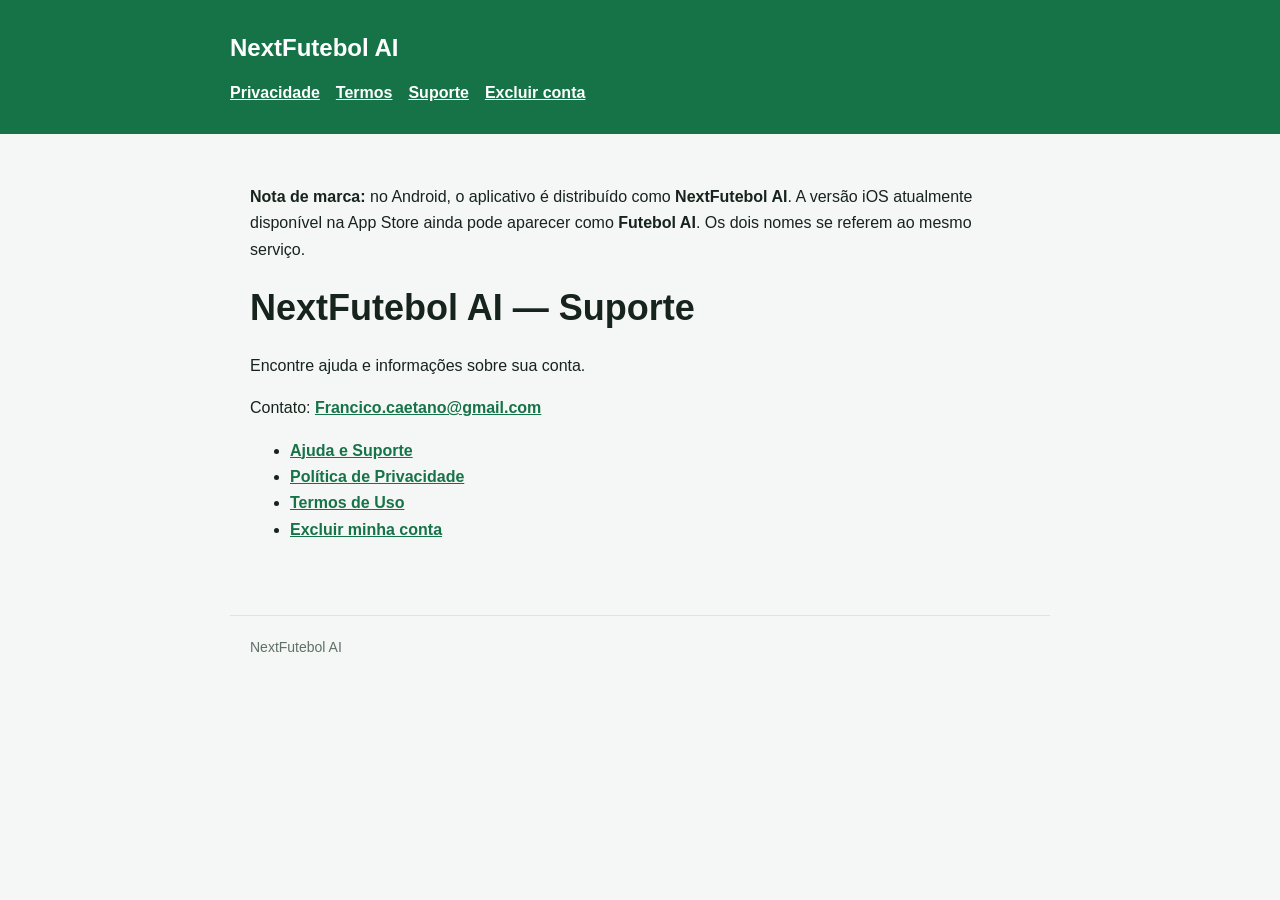
<file: index.html>
<!doctype html><html lang="pt-BR"><head><meta charset="utf-8"><meta name="viewport" content="width=device-width, initial-scale=1"><title>NextFutebol AI — Suporte</title><meta name="description" content="Suporte e informações do NextFutebol AI"><link rel="stylesheet" href="styles.css"></head><body><header><div class="wrap"><div class="brand">NextFutebol AI</div><nav aria-label="Navegação"><a href="privacidade/">Privacidade</a><a href="termos/">Termos</a><a href="suporte/">Suporte</a><a href="excluir-conta/">Excluir conta</a></nav></div></header><main><p><strong>Nota de marca:</strong> no Android, o aplicativo é distribuído como <strong>NextFutebol AI</strong>. A versão iOS atualmente disponível na App Store ainda pode aparecer como <strong>Futebol AI</strong>. Os dois nomes se referem ao mesmo serviço.</p><h1>NextFutebol AI — Suporte</h1><p>Encontre ajuda e informações sobre sua conta.</p><p>Contato: <a href="mailto:Francico.caetano@gmail.com">Francico.caetano@gmail.com</a></p><ul><li><a href="suporte/">Ajuda e Suporte</a></li><li><a href="privacidade/">Política de Privacidade</a></li><li><a href="termos/">Termos de Uso</a></li><li><a href="excluir-conta/">Excluir minha conta</a></li></ul></main><footer>NextFutebol AI</footer></body></html>
</file>
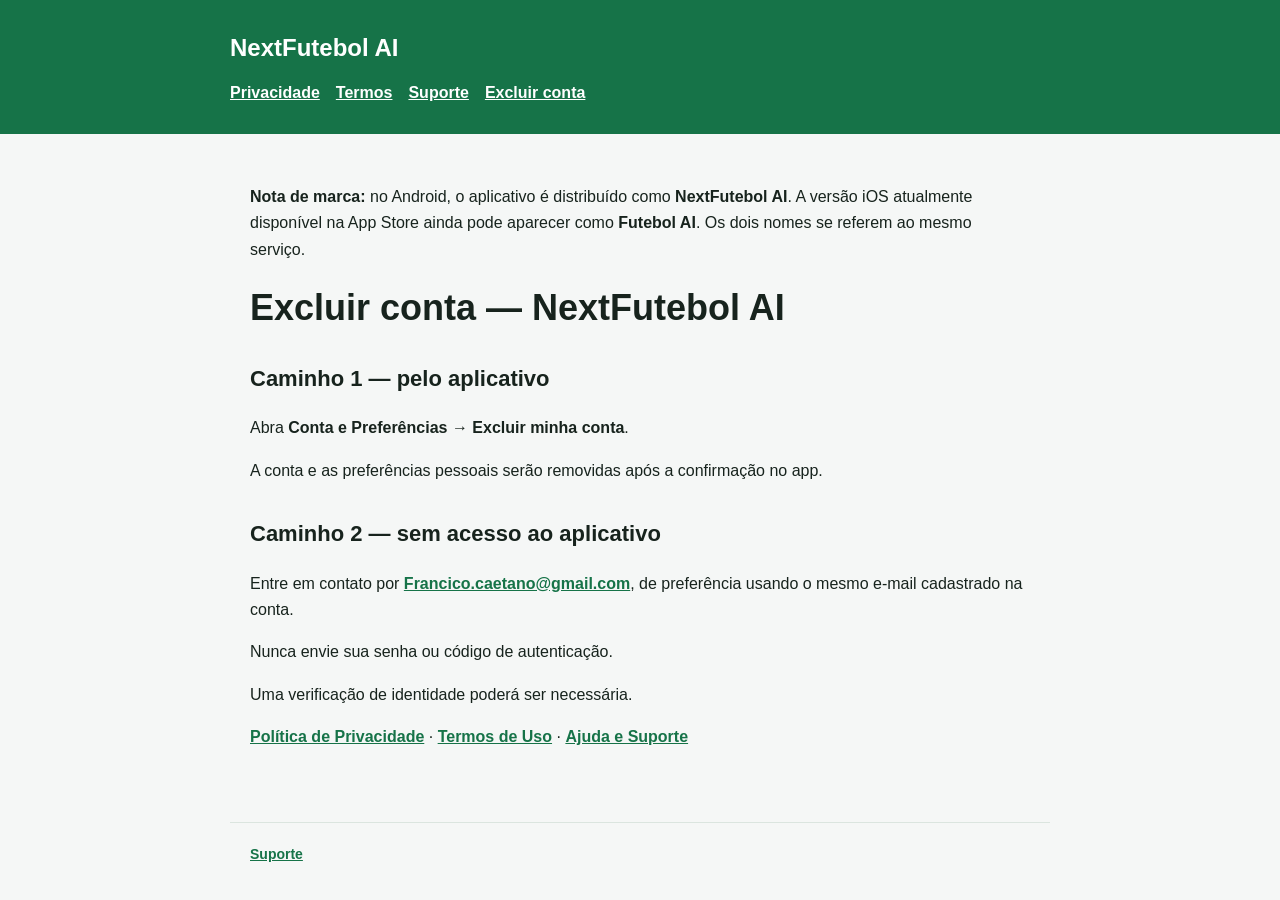
<file: excluir-conta/index.html>
<!doctype html><html lang="pt-BR"><head><meta charset="utf-8"><meta name="viewport" content="width=device-width, initial-scale=1"><title>Excluir conta — NextFutebol AI</title><meta name="description" content="Como excluir a conta do NextFutebol AI"><link rel="stylesheet" href="../styles.css"></head><body><header><div class="wrap"><div class="brand">NextFutebol AI</div><nav aria-label="Navegação"><a href="../privacidade/">Privacidade</a><a href="../termos/">Termos</a><a href="../suporte/">Suporte</a><a href="../excluir-conta/">Excluir conta</a></nav></div></header><main><p><strong>Nota de marca:</strong> no Android, o aplicativo é distribuído como <strong>NextFutebol AI</strong>. A versão iOS atualmente disponível na App Store ainda pode aparecer como <strong>Futebol AI</strong>. Os dois nomes se referem ao mesmo serviço.</p><h1>Excluir conta — NextFutebol AI</h1><h2>Caminho 1 — pelo aplicativo</h2><p>Abra <strong>Conta e Preferências → Excluir minha conta</strong>.</p><p>A conta e as preferências pessoais serão removidas após a confirmação no app.</p><h2>Caminho 2 — sem acesso ao aplicativo</h2><p>Entre em contato por <a href="mailto:Francico.caetano@gmail.com">Francico.caetano@gmail.com</a>, de preferência usando o mesmo e-mail cadastrado na conta.</p><p>Nunca envie sua senha ou código de autenticação.</p><p>Uma verificação de identidade poderá ser necessária.</p><p><a href="../privacidade/">Política de Privacidade</a> · <a href="../termos/">Termos de Uso</a> · <a href="../suporte/">Ajuda e Suporte</a></p></main><footer><a href="../suporte/">Suporte</a></footer></body></html>
</file>
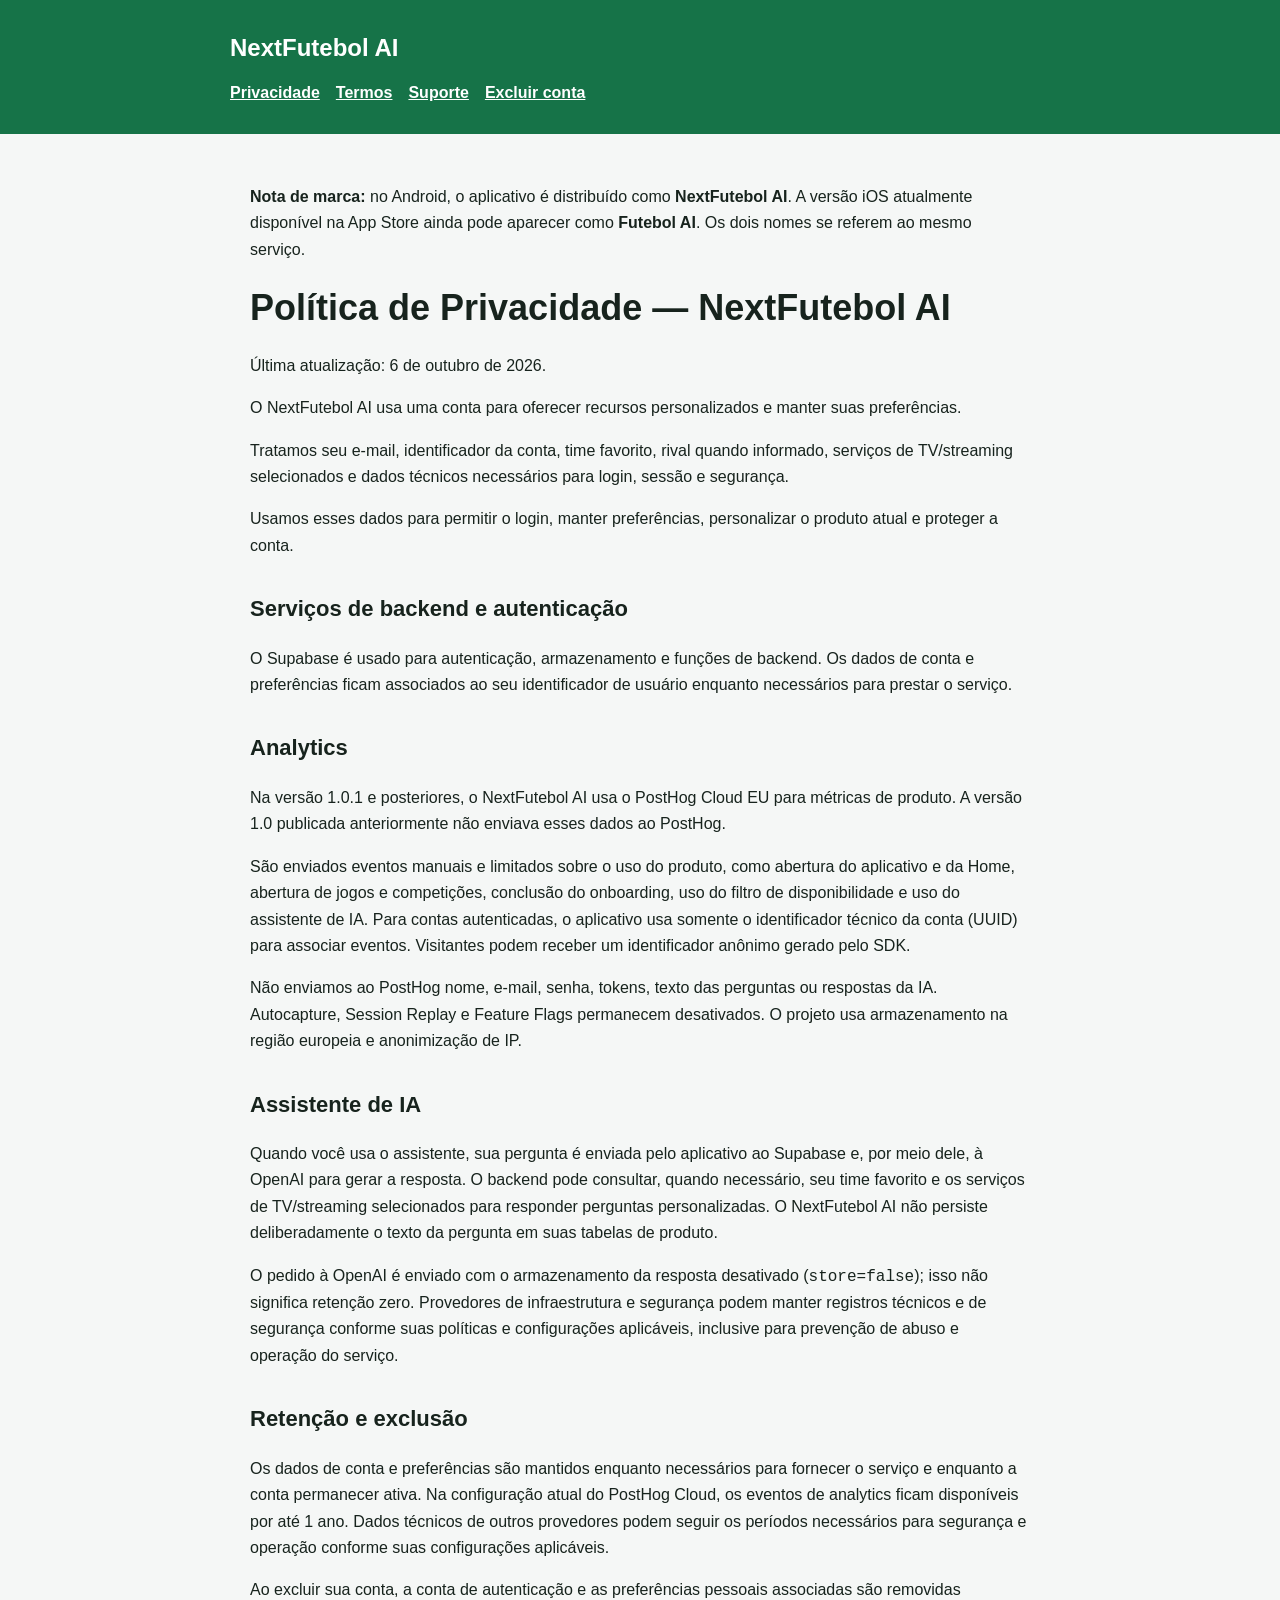
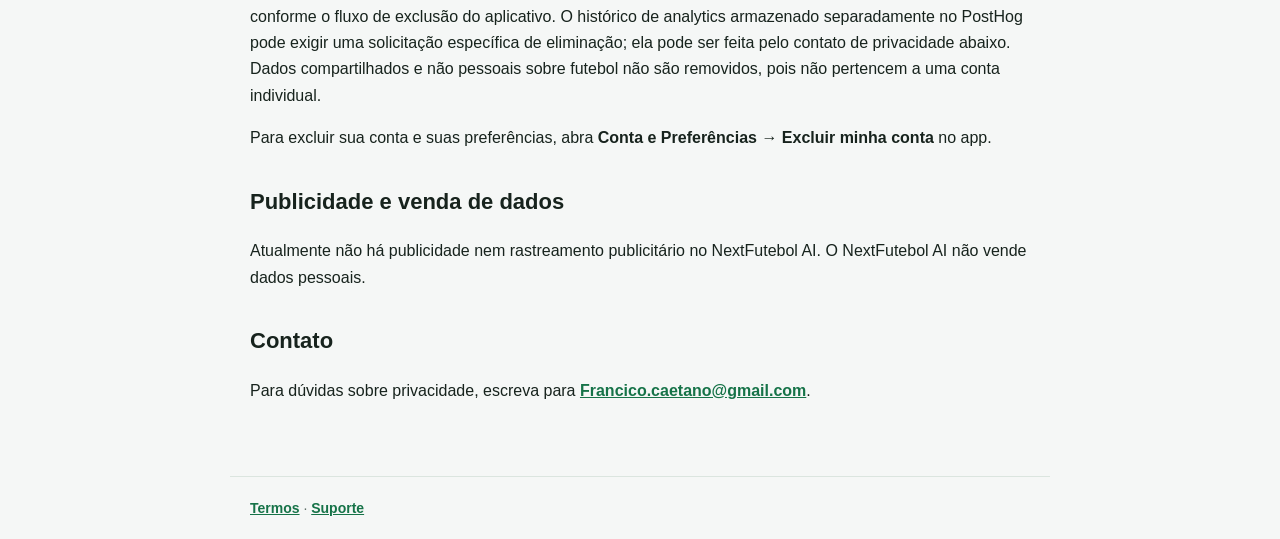
<file: privacidade/index.html>
<!doctype html>
<html lang="pt-BR">
<head>
  <meta charset="utf-8">
  <meta name="viewport" content="width=device-width, initial-scale=1">
  <title>Política de Privacidade — NextFutebol AI</title>
  <meta name="description" content="Política de Privacidade do NextFutebol AI">
  <link rel="stylesheet" href="../styles.css">
</head>
<body>
  <header><div class="wrap"><div class="brand">NextFutebol AI</div><nav aria-label="Navegação"><a href="../privacidade/">Privacidade</a><a href="../termos/">Termos</a><a href="../suporte/">Suporte</a><a href="../excluir-conta/">Excluir conta</a></nav></div></header>
  <main><p><strong>Nota de marca:</strong> no Android, o aplicativo é distribuído como <strong>NextFutebol AI</strong>. A versão iOS atualmente disponível na App Store ainda pode aparecer como <strong>Futebol AI</strong>. Os dois nomes se referem ao mesmo serviço.</p>
    <h1>Política de Privacidade — NextFutebol AI</h1>
    <p>Última atualização: 6 de outubro de 2026.</p>
    <p>O NextFutebol AI usa uma conta para oferecer recursos personalizados e manter suas preferências.</p>
    <p>Tratamos seu e-mail, identificador da conta, time favorito, rival quando informado, serviços de TV/streaming selecionados e dados técnicos necessários para login, sessão e segurança.</p>
    <p>Usamos esses dados para permitir o login, manter preferências, personalizar o produto atual e proteger a conta.</p>
    <h2>Serviços de backend e autenticação</h2>
    <p>O Supabase é usado para autenticação, armazenamento e funções de backend. Os dados de conta e preferências ficam associados ao seu identificador de usuário enquanto necessários para prestar o serviço.</p>
    <h2>Analytics</h2>
    <p>Na versão 1.0.1 e posteriores, o NextFutebol AI usa o PostHog Cloud EU para métricas de produto. A versão 1.0 publicada anteriormente não enviava esses dados ao PostHog.</p>
    <p>São enviados eventos manuais e limitados sobre o uso do produto, como abertura do aplicativo e da Home, abertura de jogos e competições, conclusão do onboarding, uso do filtro de disponibilidade e uso do assistente de IA. Para contas autenticadas, o aplicativo usa somente o identificador técnico da conta (UUID) para associar eventos. Visitantes podem receber um identificador anônimo gerado pelo SDK.</p>
    <p>Não enviamos ao PostHog nome, e-mail, senha, tokens, texto das perguntas ou respostas da IA. Autocapture, Session Replay e Feature Flags permanecem desativados. O projeto usa armazenamento na região europeia e anonimização de IP.</p>
    <h2>Assistente de IA</h2>
    <p>Quando você usa o assistente, sua pergunta é enviada pelo aplicativo ao Supabase e, por meio dele, à OpenAI para gerar a resposta. O backend pode consultar, quando necessário, seu time favorito e os serviços de TV/streaming selecionados para responder perguntas personalizadas. O NextFutebol AI não persiste deliberadamente o texto da pergunta em suas tabelas de produto.</p>
    <p>O pedido à OpenAI é enviado com o armazenamento da resposta desativado (<code>store=false</code>); isso não significa retenção zero. Provedores de infraestrutura e segurança podem manter registros técnicos e de segurança conforme suas políticas e configurações aplicáveis, inclusive para prevenção de abuso e operação do serviço.</p>
    <h2>Retenção e exclusão</h2>
    <p>Os dados de conta e preferências são mantidos enquanto necessários para fornecer o serviço e enquanto a conta permanecer ativa. Na configuração atual do PostHog Cloud, os eventos de analytics ficam disponíveis por até 1 ano. Dados técnicos de outros provedores podem seguir os períodos necessários para segurança e operação conforme suas configurações aplicáveis.</p>
    <p>Ao excluir sua conta, a conta de autenticação e as preferências pessoais associadas são removidas conforme o fluxo de exclusão do aplicativo. O histórico de analytics armazenado separadamente no PostHog pode exigir uma solicitação específica de eliminação; ela pode ser feita pelo contato de privacidade abaixo. Dados compartilhados e não pessoais sobre futebol não são removidos, pois não pertencem a uma conta individual.</p>
    <p>Para excluir sua conta e suas preferências, abra <strong>Conta e Preferências → Excluir minha conta</strong> no app.</p>
    <h2>Publicidade e venda de dados</h2>
    <p>Atualmente não há publicidade nem rastreamento publicitário no NextFutebol AI. O NextFutebol AI não vende dados pessoais.</p>
    <h2>Contato</h2>
    <p>Para dúvidas sobre privacidade, escreva para <a href="mailto:Francico.caetano@gmail.com">Francico.caetano@gmail.com</a>.</p>
  </main>
  <footer><a href="../termos/">Termos</a> · <a href="../suporte/">Suporte</a></footer>
</body>
</html>
</file>
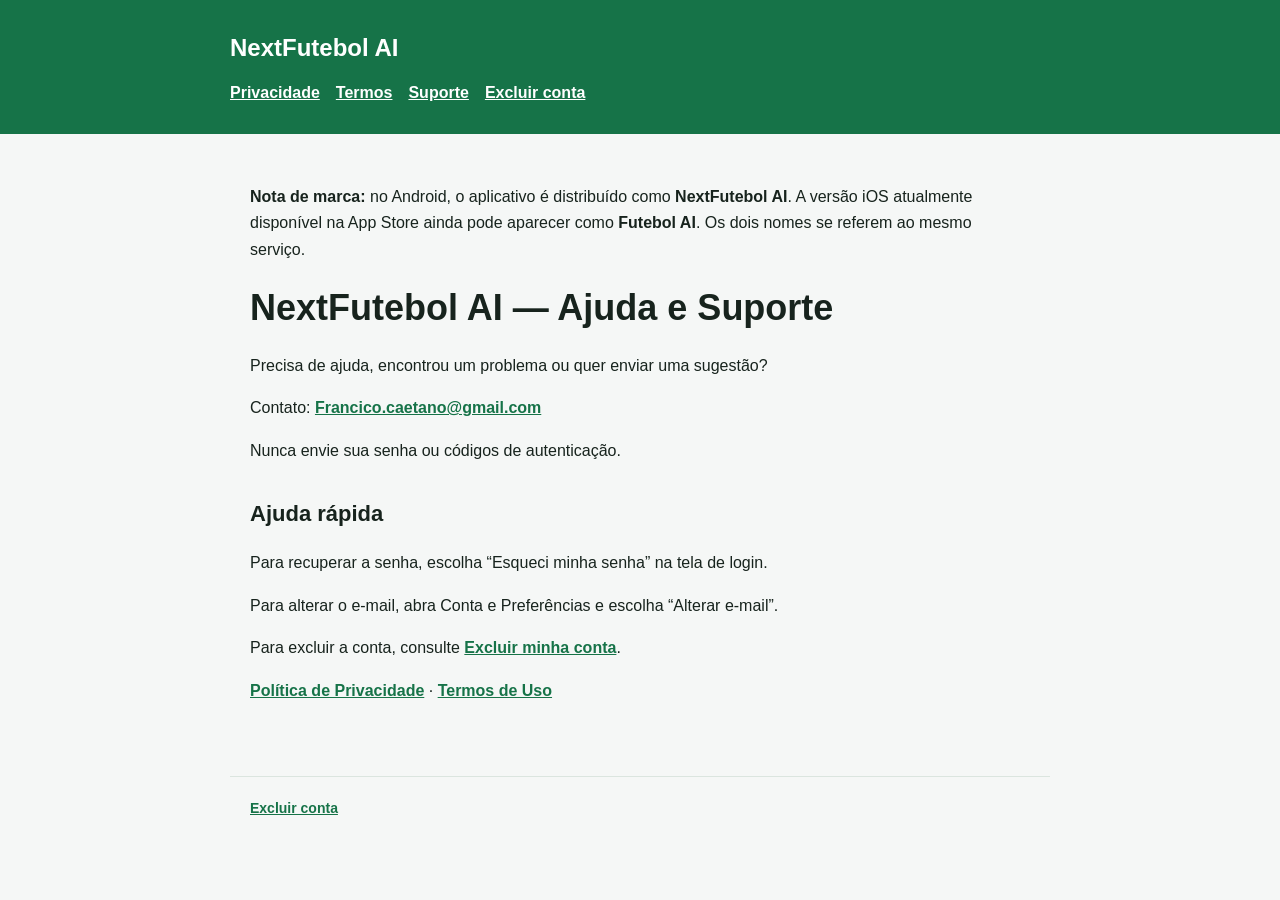
<file: suporte/index.html>
<!doctype html><html lang="pt-BR"><head><meta charset="utf-8"><meta name="viewport" content="width=device-width, initial-scale=1"><title>NextFutebol AI — Ajuda e Suporte</title><meta name="description" content="Ajuda e suporte do NextFutebol AI"><link rel="stylesheet" href="../styles.css"></head><body><header><div class="wrap"><div class="brand">NextFutebol AI</div><nav aria-label="Navegação"><a href="../privacidade/">Privacidade</a><a href="../termos/">Termos</a><a href="../suporte/">Suporte</a><a href="../excluir-conta/">Excluir conta</a></nav></div></header><main><p><strong>Nota de marca:</strong> no Android, o aplicativo é distribuído como <strong>NextFutebol AI</strong>. A versão iOS atualmente disponível na App Store ainda pode aparecer como <strong>Futebol AI</strong>. Os dois nomes se referem ao mesmo serviço.</p><h1>NextFutebol AI — Ajuda e Suporte</h1><p>Precisa de ajuda, encontrou um problema ou quer enviar uma sugestão?</p><p>Contato: <a href="mailto:Francico.caetano@gmail.com">Francico.caetano@gmail.com</a></p><p>Nunca envie sua senha ou códigos de autenticação.</p><h2>Ajuda rápida</h2><p>Para recuperar a senha, escolha “Esqueci minha senha” na tela de login.</p><p>Para alterar o e-mail, abra Conta e Preferências e escolha “Alterar e-mail”.</p><p>Para excluir a conta, consulte <a href="../excluir-conta/">Excluir minha conta</a>.</p><p><a href="../privacidade/">Política de Privacidade</a> · <a href="../termos/">Termos de Uso</a></p></main><footer><a href="../excluir-conta/">Excluir conta</a></footer></body></html>
</file>
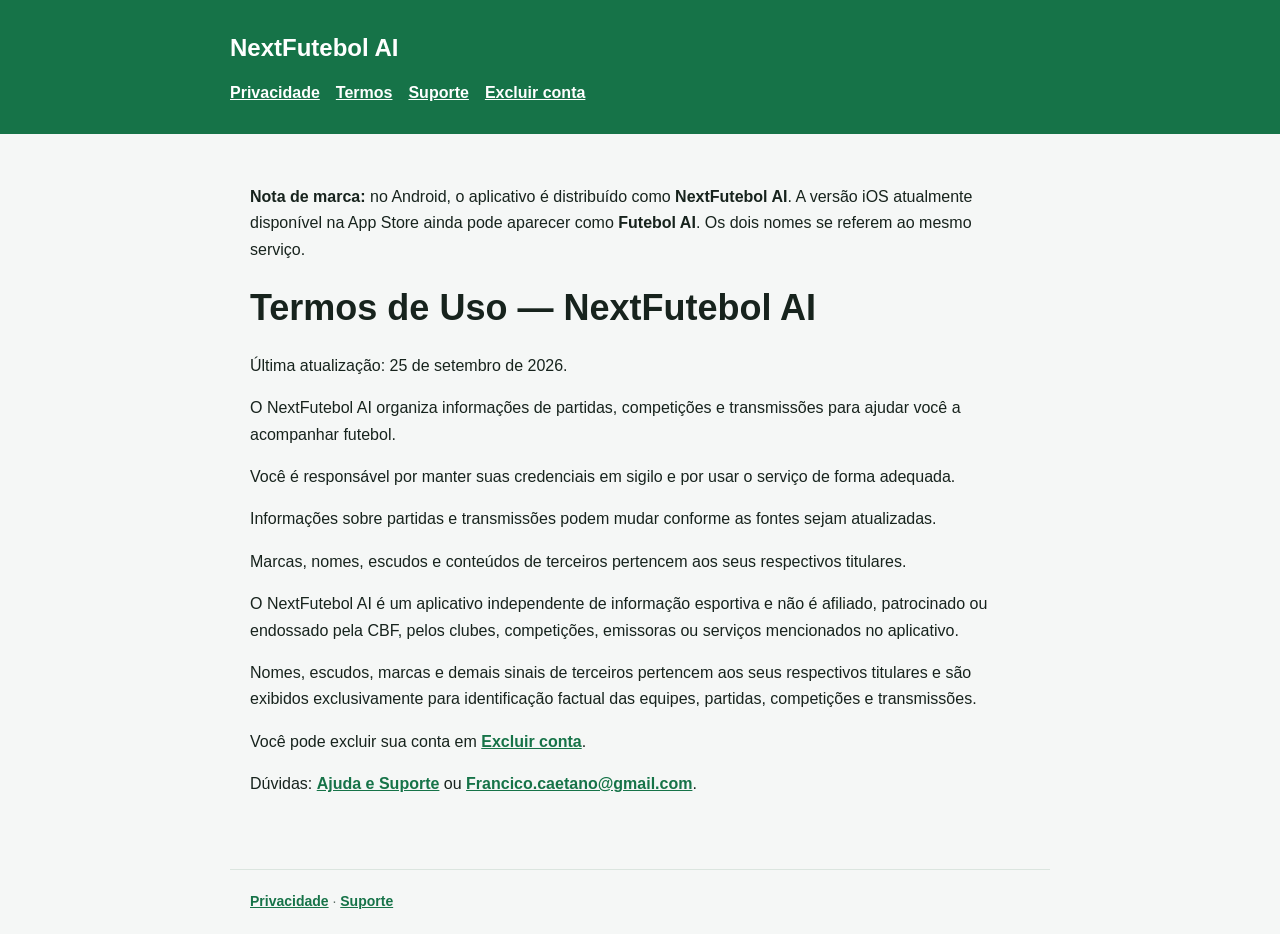
<file: termos/index.html>
<!doctype html><html lang="pt-BR"><head><meta charset="utf-8"><meta name="viewport" content="width=device-width, initial-scale=1"><title>Termos de Uso — NextFutebol AI</title><meta name="description" content="Termos de Uso do NextFutebol AI"><link rel="stylesheet" href="../styles.css"></head><body><header><div class="wrap"><div class="brand">NextFutebol AI</div><nav aria-label="Navegação"><a href="../privacidade/">Privacidade</a><a href="../termos/">Termos</a><a href="../suporte/">Suporte</a><a href="../excluir-conta/">Excluir conta</a></nav></div></header><main><p><strong>Nota de marca:</strong> no Android, o aplicativo é distribuído como <strong>NextFutebol AI</strong>. A versão iOS atualmente disponível na App Store ainda pode aparecer como <strong>Futebol AI</strong>. Os dois nomes se referem ao mesmo serviço.</p><h1>Termos de Uso — NextFutebol AI</h1><p>Última atualização: 25 de setembro de 2026.</p><p>O NextFutebol AI organiza informações de partidas, competições e transmissões para ajudar você a acompanhar futebol.</p><p>Você é responsável por manter suas credenciais em sigilo e por usar o serviço de forma adequada.</p><p>Informações sobre partidas e transmissões podem mudar conforme as fontes sejam atualizadas.</p><p>Marcas, nomes, escudos e conteúdos de terceiros pertencem aos seus respectivos titulares.</p><p>O NextFutebol AI é um aplicativo independente de informação esportiva e não é afiliado, patrocinado ou endossado pela CBF, pelos clubes, competições, emissoras ou serviços mencionados no aplicativo.</p><p>Nomes, escudos, marcas e demais sinais de terceiros pertencem aos seus respectivos titulares e são exibidos exclusivamente para identificação factual das equipes, partidas, competições e transmissões.</p><p>Você pode excluir sua conta em <a href="../excluir-conta/">Excluir conta</a>.</p><p>Dúvidas: <a href="../suporte/">Ajuda e Suporte</a> ou <a href="mailto:Francico.caetano@gmail.com">Francico.caetano@gmail.com</a>.</p></main><footer><a href="../privacidade/">Privacidade</a> · <a href="../suporte/">Suporte</a></footer></body></html>
</file>
<file: styles.css>
:root{--ink:#17231d;--muted:#5f7067;--green:#167348;--soft:#e7f3ec;--line:#dbe5df}*{box-sizing:border-box}body{margin:0;background:#f5f7f6;color:var(--ink);font:16px/1.65 -apple-system,BlinkMacSystemFont,"Segoe UI",sans-serif}header{background:var(--green);color:white;padding:28px 20px}.wrap,main,footer{max-width:820px;margin:auto}.brand{font-weight:800;font-size:24px}nav{display:flex;flex-wrap:wrap;gap:16px;margin-top:12px}nav a{color:white}main{padding:34px 20px 56px}h1{font-size:36px;line-height:1.15}h2{font-size:22px;margin-top:32px}a{color:var(--green);font-weight:650}.notice{background:var(--soft);border-left:4px solid var(--green);padding:14px 16px}footer{border-top:1px solid var(--line);color:var(--muted);padding:20px;font-size:14px}@media(max-width:600px){h1{font-size:30px}}
</file>
